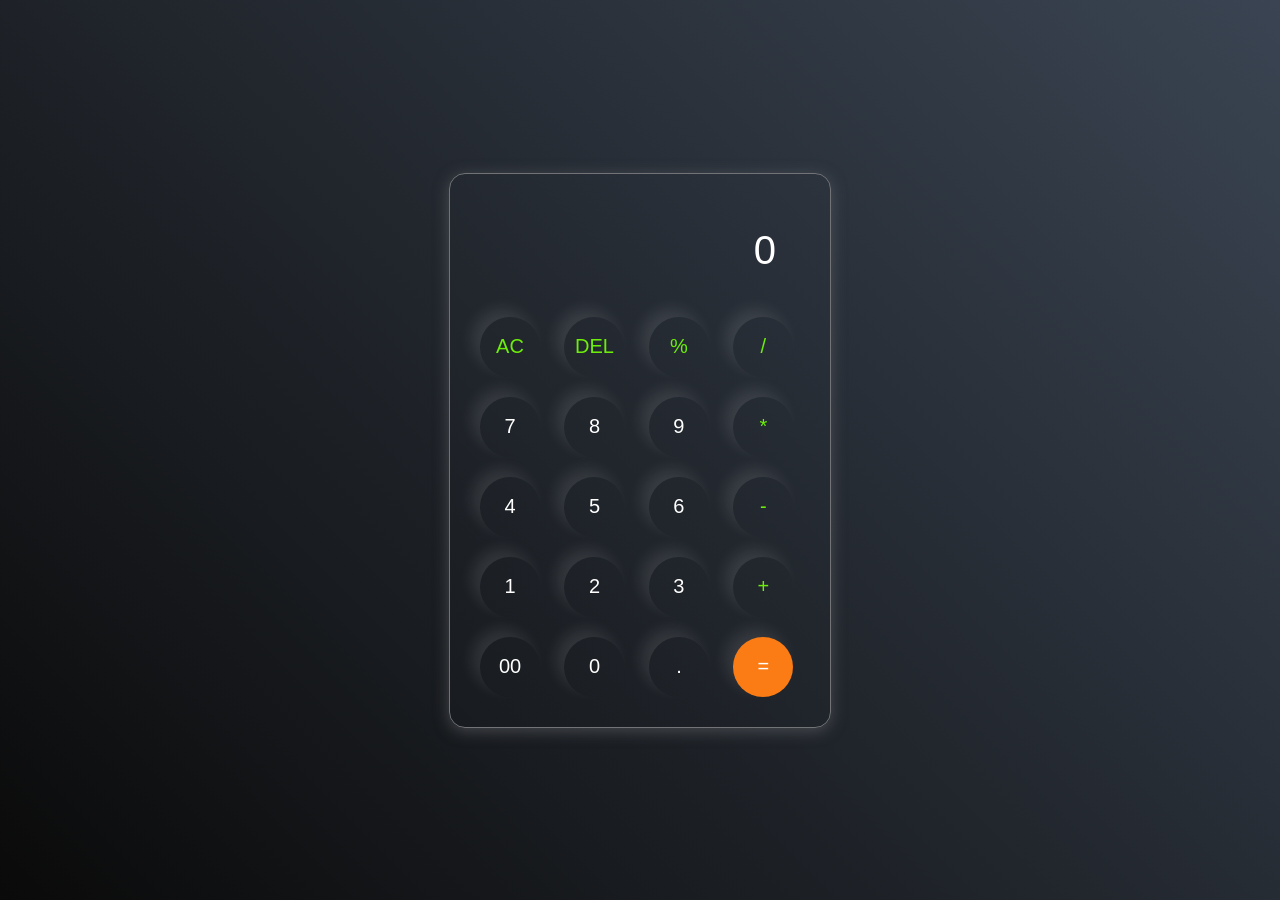
<file: CodeAlpha-Calculator-App/index.html>
<!DOCTYPE html>
<html lang="en">

<head>
    <meta charset="UTF-8">
    <meta name="viewport" content="width=device-width, initial-scale=1.0">
    <link rel="stylesheet" href="style.css">
    <title>Calculator - By Kaleri Khan</title>
</head>

<body>
    <div class="calculator">
        <input type="text" placeholder="0" id="inputbox">
        <div>
            <button class="operator">AC</button>
            <button class="operator">DEL</button>
            <button class="operator">%</button>
            <button class="operator">/</button>
        </div>
        <div>
            <button>7</button>
            <button>8</button>
            <button>9</button>
            <button class="operator">*</button>
        </div>
        <div>
            <button>4</button>
            <button>5</button>
            <button>6</button>
            <button class="operator">-</button>
        </div>
        <div>
            <button>1</button>
            <button>2</button>
            <button>3</button>
            <button class="operator">+</button>
        </div>
        <div>
            <button>00</button>
            <button>0</button>
            <button>.</button>
            <button class="equalbtn">=</button>
        </div>
    </div>

    <script src="script.js"></script>
</body>

</html>
</file>
<file: CodeAlpha-Calculator-App/style.css>
* {
    margin: 0;
    padding: 0;
    box-sizing: border-box;
    font-family: 'Poppins', sans-serif;
}

body {
    width: 100%;
    height: 100vh;
    display: flex;
    justify-content: center;
    align-items: center;
    background: linear-gradient(45deg, #0a0a0a, #3a4452);
}

.calculator {
    border: 1px solid #717377;
    padding: 20px;
    border-radius: 16px;
    background: transparent;
    box-shadow: 0px 3px 15px rgba(113, 115, 119, 0.5);
}

input {
    width: 320px;
    border: none;
    padding: 24px;
    margin: 10px;
    background: transparent;
    box-shadow: 0px 3px 15px rgbs(84, 84, 84, 0.1);
    font-size: 40px;
    text-align: right;
    cursor: pointer;
    color: #ffffff;
}

input::placeholder {
    color: #ffffff;
}

button {
    border: none;
    width: 60px;
    height: 60px;
    margin: 10px;
    border-radius: 50px;
    background: transparent;
    color: #ffffff;
    font-size: 20px;
    box-shadow: -8px -8px 15px rgba(255, 255, 255, 0.1);
    cursor: pointer;
}

.equalbtn {
    background-color: #fb7c14;
}

.operator {
    color: #6dee0a;
}
</file>
